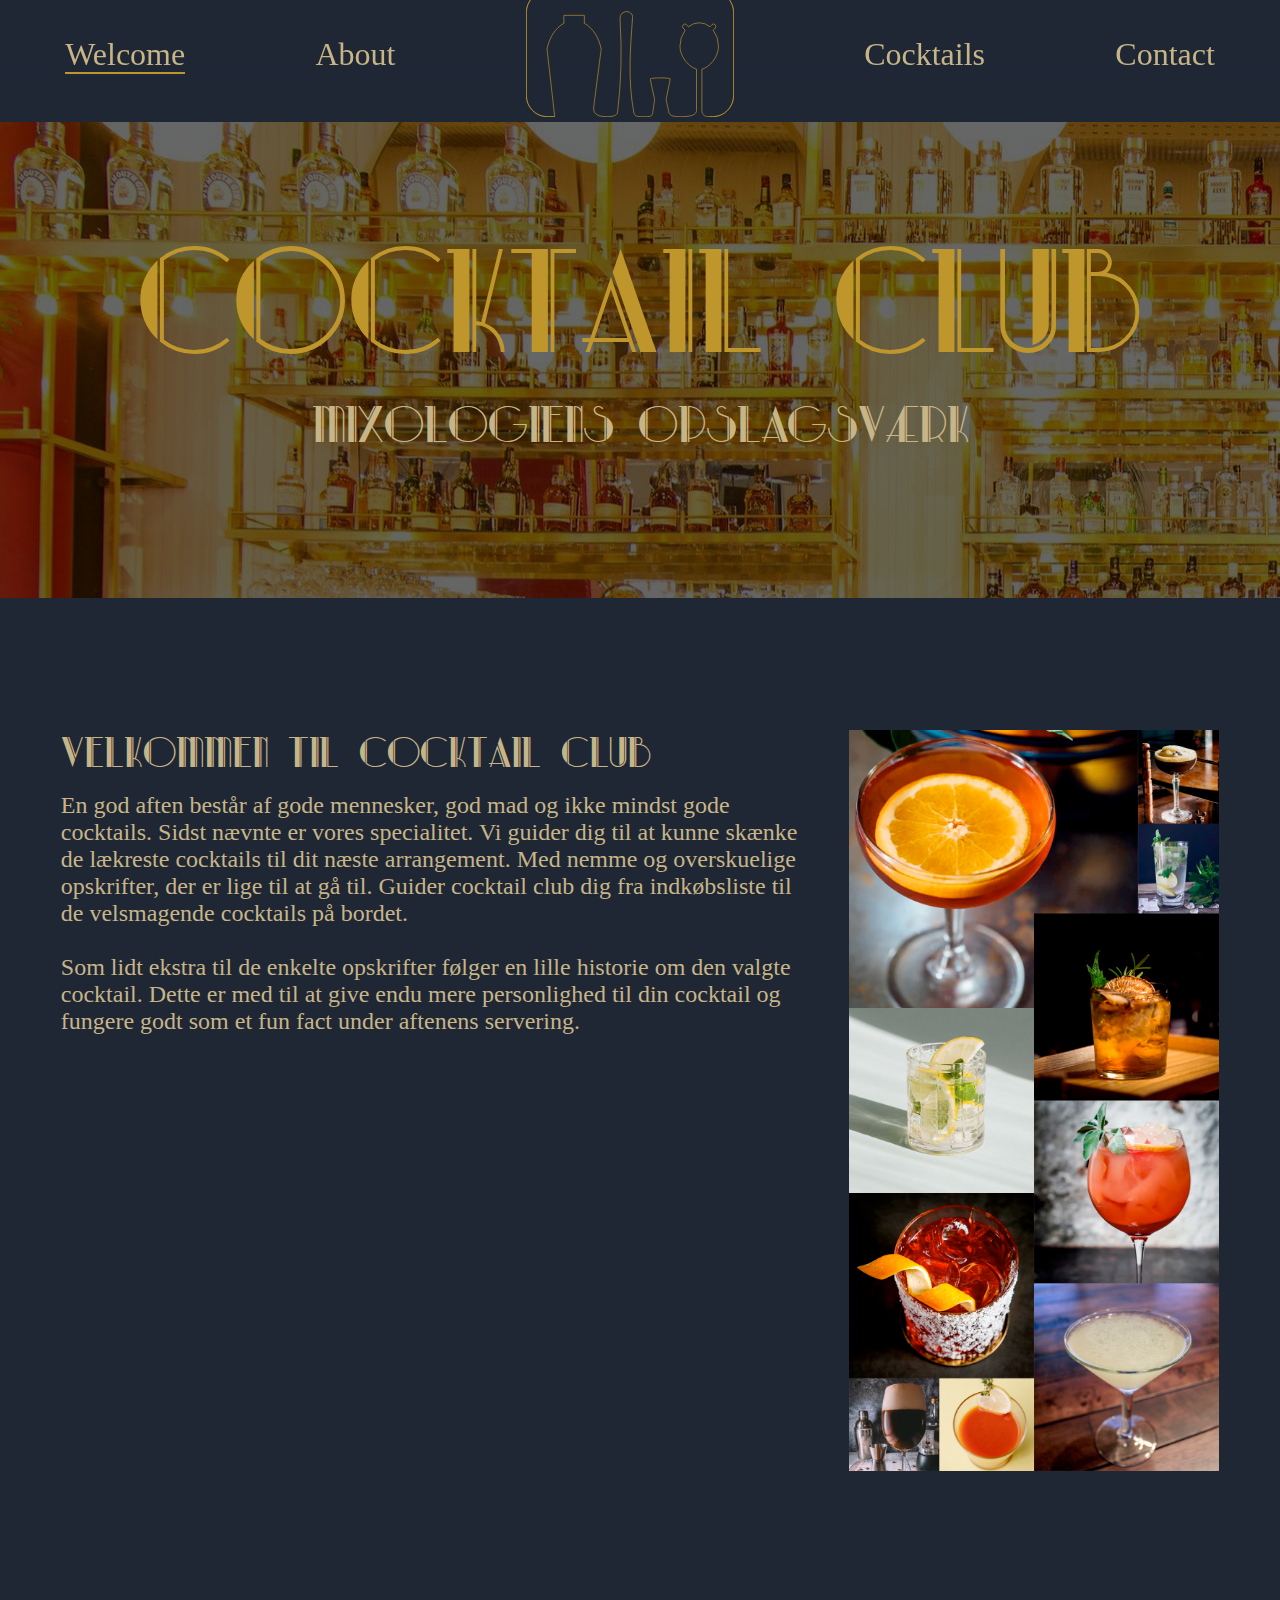
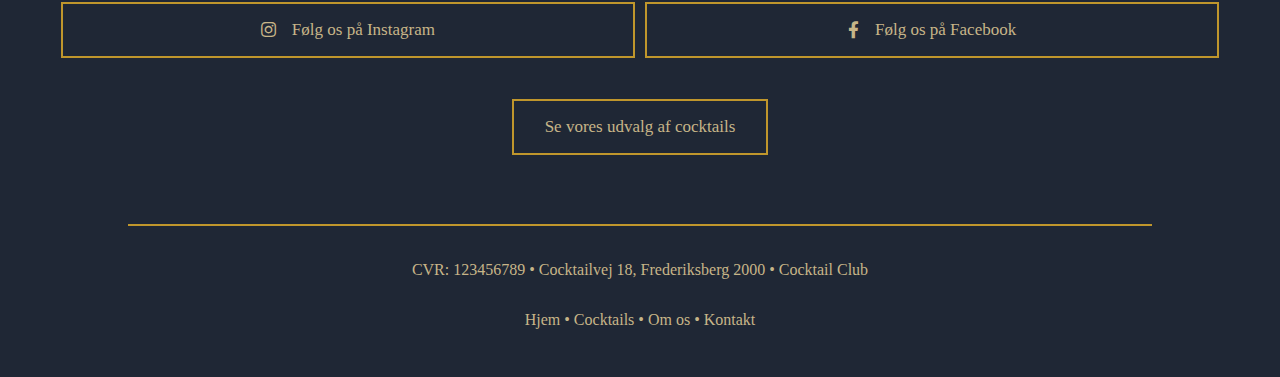
<file: index.html>
<!-- @format -->

<!DOCTYPE html>
<html lang="da">
	<head>
		<meta charset="UTF-8" />
		<meta http-equiv="X-UA-Compatible" content="IE=edge" />
		<meta name="viewport" content="width=device-width, initial-scale=1.0" />

		<!-- Favicon -->
		<link
			rel="apple-touch-icon"
			sizes="180x180"
			href="./favicon_package/apple-touch-icon.png"
		/>
		<link
			rel="icon"
			type="image/png"
			sizes="32x32"
			href="./favicon_package/favicon-32x32.png"
		/>
		<link
			rel="icon"
			type="image/png"
			sizes="16x16"
			href="./favicon_package/favicon-16x16.png"
		/>
		<link rel="manifest" href="./favicon_package/site.webmanifest" />
		<link
			rel="mask-icon"
			href="./favicon_package/safari-pinned-tab.svg"
			color="#5bbad5"
		/>
		<meta name="msapplication-TileColor" content="#da532c" />
		<meta name="theme-color" content="#ffffff" />

		<link
			rel="stylesheet"
			href="https://cdnjs.cloudflare.com/ajax/libs/font-awesome/5.15.4/css/all.min.css"
			integrity="sha512-1ycn6IcaQQ40/MKBW2W4Rhis/DbILU74C1vSrLJxCq57o941Ym01SwNsOMqvEBFlcgUa6xLiPY/NS5R+E6ztJQ=="
			crossorigin="anonymous"
			referrerpolicy="no-referrer"
		/>

		<link rel="stylesheet" href="styles/_common.css" />
		<link rel="stylesheet" href="styles/index.css" />
		<title>Cocktail Club | Home</title>
	</head>
	<body>
		<header>
			<!--Html for vores navigations menu/burgermenu-->
			<div class="background"></div>
			<nav class="navigations_menu">
				<a class="logo_mobile" href="index.html"
					><img class="menu_logo" src="./assets/images/logo.svg" alt="logo"
				/></a>
				<div id="burger_wrapper">
					<div id="menuknap">
						<div class="streg_1"></div>
						<div class="streg_2"></div>
						<div class="streg_3"></div>
					</div>
					<ul class="menu hidden">
						<li><a class="active" href="index.html">Welcome</a></li>
						<li><a href="about.html">About</a></li>
						<li class="logo_desktop">
							<a class="logo" href="index.html"
								><img id="menu_logo" src="./assets/images/logo.svg" alt="logo"
							/></a>
						</li>
						<li><a href="cocktail.html">Cocktails</a></li>
						<li><a href="kontakt.html">Contact</a></li>
					</ul>
				</div>
			</nav>
		</header>
		<main>
			<!--Section som indeholder Hero-->
			<section class="first">
				<div class="bg-img"></div>
				<div class="hero">
					<h1>Cocktail Club</h1>
					<h2>Mixologiens Opslagsværk</h2>
				</div>
			</section>
			<!--Anden section som indeholder Copy og microcopy omkring sitet-->
			<section id="second">
				<div id="velkommen">
					<h3>Velkommen til Cocktail Club</h3>
					<p>
						En god aften består af gode mennesker, god mad og ikke mindst
						gode cocktails. Sidst nævnte er vores specialitet. Vi guider dig til
						at kunne skænke de lækreste cocktails til dit næste arrangement. Med
						nemme og overskuelige opskrifter, der er lige til at gå til. Guider
						cocktail club dig fra indkøbsliste til de velsmagende cocktails på
						bordet.

						<br />
						<br />
						Som lidt ekstra til de enkelte opskrifter følger en lille historie om den
						valgte cocktail. Dette er med til at give endu mere personlighed til
						din cocktail og fungere godt som et fun fact under aftenens
						servering.
					</p>
				</div>

				<img src="./assets/images/kollage.png" alt="" />
			</section>
			<!--Knapper til sociale medier og til filtreingsside-->
			<div id="social_knap">
				<button><i class="fab fa-instagram"></i>Følg os på Instagram</button>
				<button><i class="fab fa-facebook-f"></i>Følg os på Facebook</button>
			</div>
			<div id="cocktail_knap">
				<button onclick="window.location.href='./cocktail.html'">
					Se vores udvalg af cocktails
				</button>
			</div>
		</main>
		<!--Footer med adresse og navigations knapper-->
		<footer>
			<div class="line"></div>
			<p>
				CVR: 123456789 &bull; Cocktailvej 18, Frederiksberg 2000 &bull; Cocktail
				Club
			</p>
			<p>
				<a href="index.html">Hjem</a> &bull;
				<a href="cocktail.html">Cocktails</a> &bull;
				<a href="about.html">Om os</a> &bull; <a href="kontakt.html">Kontakt</a>
			</p>
		</footer>

		<script src="js/burger.js"></script>
	</body>
</html>
</file>
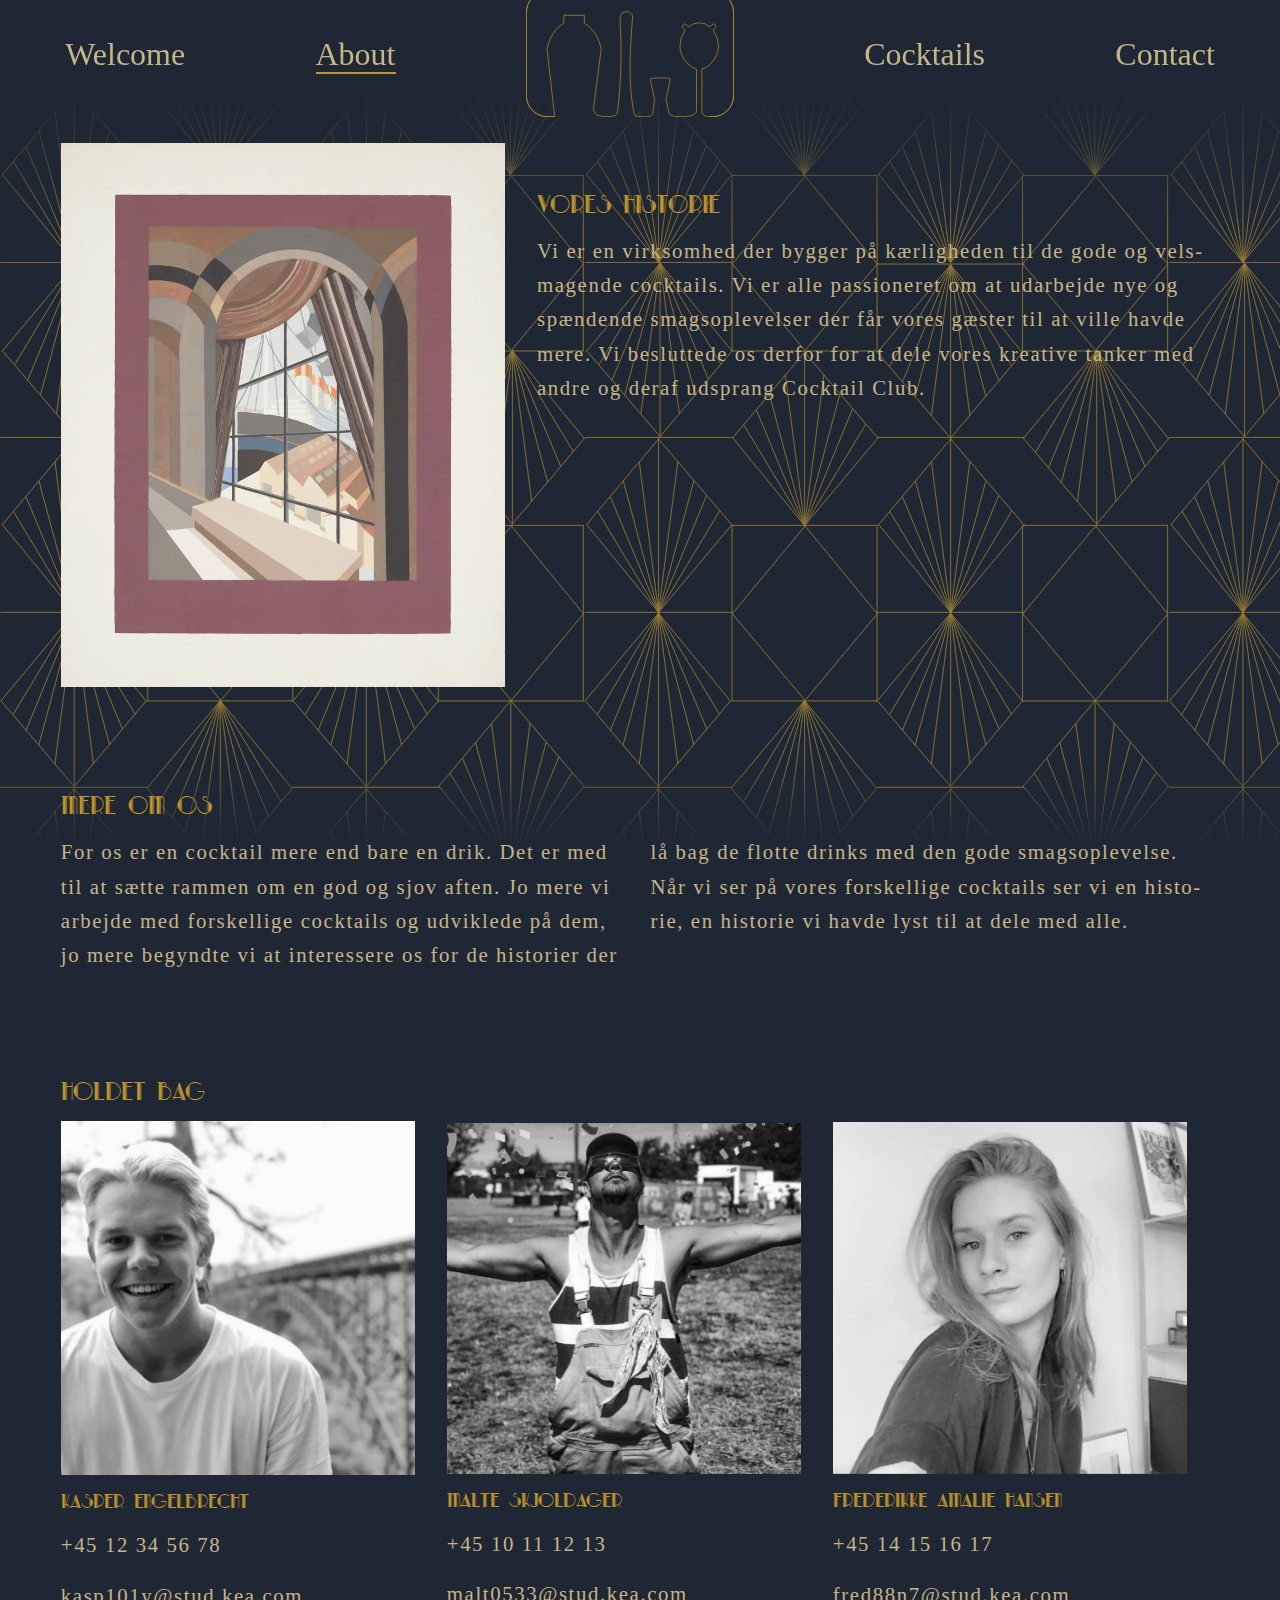
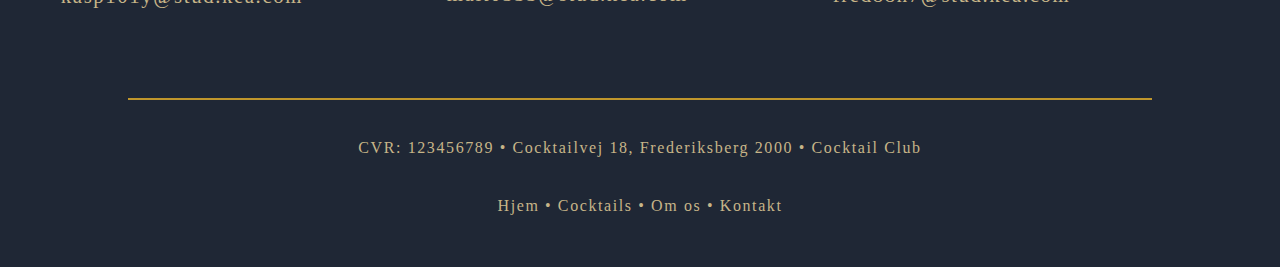
<file: about.html>
<!-- @format -->

<!DOCTYPE html>
<html lang="da">
	<head>
		<meta charset="UTF-8" />
		<meta http-equiv="X-UA-Compatible" content="IE=edge" />
		<meta name="viewport" content="width=device-width, initial-scale=1.0" />

		<!-- Favicon -->
		<link
			rel="apple-touch-icon"
			sizes="180x180"
			href="./favicon_package/apple-touch-icon.png"
		/>
		<link
			rel="icon"
			type="image/png"
			sizes="32x32"
			href="./favicon_package/favicon-32x32.png"
		/>
		<link
			rel="icon"
			type="image/png"
			sizes="16x16"
			href="./favicon_package/favicon-16x16.png"
		/>
		<link rel="manifest" href="./favicon_package/site.webmanifest" />
		<link
			rel="mask-icon"
			href="./favicon_package/safari-pinned-tab.svg"
			color="#5bbad5"
		/>
		<meta name="msapplication-TileColor" content="#da532c" />
		<meta name="theme-color" content="#ffffff" />

		<link rel="stylesheet" href="styles/about.css" />
		<link rel="stylesheet" href="styles/_common.css" />
		<title>Cocktail Club | About</title>
	</head>
	<body>
		<div class="background"></div>
		<header>
			<!--Html for vores navigations menu/burgermenu-->
			<div class="background"></div>
			<nav class="navigations_menu">
				<a class="logo_mobile" href="index.html"
					><img class="menu_logo" src="./assets/images/logo.svg" alt="logo"
				/></a>
				<div id="burger_wrapper">
					<div id="menuknap">
						<div class="streg_1"></div>
						<div class="streg_2"></div>
						<div class="streg_3"></div>
					</div>
					<ul class="menu hidden">
						<li><a href="index.html">Welcome</a></li>
						<li><a class="active" href="about.html">About</a></li>
						<li class="logo_desktop">
							<a class="logo" href="index.html"
								><img id="menu_logo" src="./assets/images/logo.svg" alt="logo"
							/></a>
						</li>
						<li><a href="cocktail.html">Cocktails</a></li>
						<li><a href="kontakt.html">Contact</a></li>
					</ul>
				</div>
			</nav>
		</header>
		<main>
			<!--Section som forklarer vores historie-->
			<section>
				<img src="assets/images/om_os_billede.jpg" alt="Aperols Spritz" />
				<div>
					<h2>Vores Historie</h2>
					<p>
						Vi er en virksomhed der bygger på kærligheden til de gode og
						velsmagende cocktails. Vi er alle passioneret om at udarbejde
						nye og spændende smagsoplevelser der får vores gæster til at ville 
						havde mere. Vi besluttede os derfor for at dele vores kreative 
						tanker med andre og deraf udsprang Cocktail Club.
					</p>
				</div>
			</section>
			<section>
				<!--Section som forklarer formålet og hvorfor-->
				<div>
					<h2>Mere om os</h2>
					<p>
						For os er en cocktail mere end bare en drik. Det er med til at
						sætte rammen om en god og sjov aften. Jo mere vi arbejde med
						forskellige cocktails og udviklede på dem, jo mere begyndte vi at
						interessere os for de historier der lå bag de flotte drinks med den
						gode smagsoplevelse. Når vi ser på vores forskellige cocktails ser
						vi en historie, en historie vi havde lyst til at dele med alle.
					</p>
				</div>
			</section>
			<section>
				<!--Section med portrætter af os samt kontakt info-->
				<h2>Holdet bag</h2>
				<div>
					<div>
						<img src="assets/images/kasper.png" alt="" />
						<div>
							<h3>Kasper Engelbrecht</h3>
							<p>+45 12 34 56 78</p>
							<p>kasp101y@stud.kea.com</p>
						</div>
					</div>
					<div>
						<img src="assets/images/malte.png" alt="" />
						<div>
							<h3>Malte Skjoldager</h3>
							<p>+45 10 11 12 13</p>
							<p>malt0533@stud.kea.com</p>
						</div>
					</div>
					<div>
						<img src="assets/images/frederikke.png" alt="" />
						<div>
							<h3>Frederikke Amalie Hansen</h3>
							<p>+45 14 15 16 17</p>
							<p>fred88n7@stud.kea.com</p>
						</div>
					</div>
				</div>
			</section>
		</main>
		<footer>
			<div class="line"></div>
			<p>
				CVR: 123456789 &bull; Cocktailvej 18, Frederiksberg 2000 &bull; Cocktail
				Club
			</p>
			<p>
				<a href="index.html">Hjem</a> &bull;
				<a href="cocktail.html">Cocktails</a> &bull;
				<a href="about.html">Om os</a> &bull; <a href="kontakt.html">Kontakt</a>
			</p>
		</footer>
		<script src="./js/app.js"></script>
		<script src="./js/burger.js"></script>
	</body>
</html>
</file>
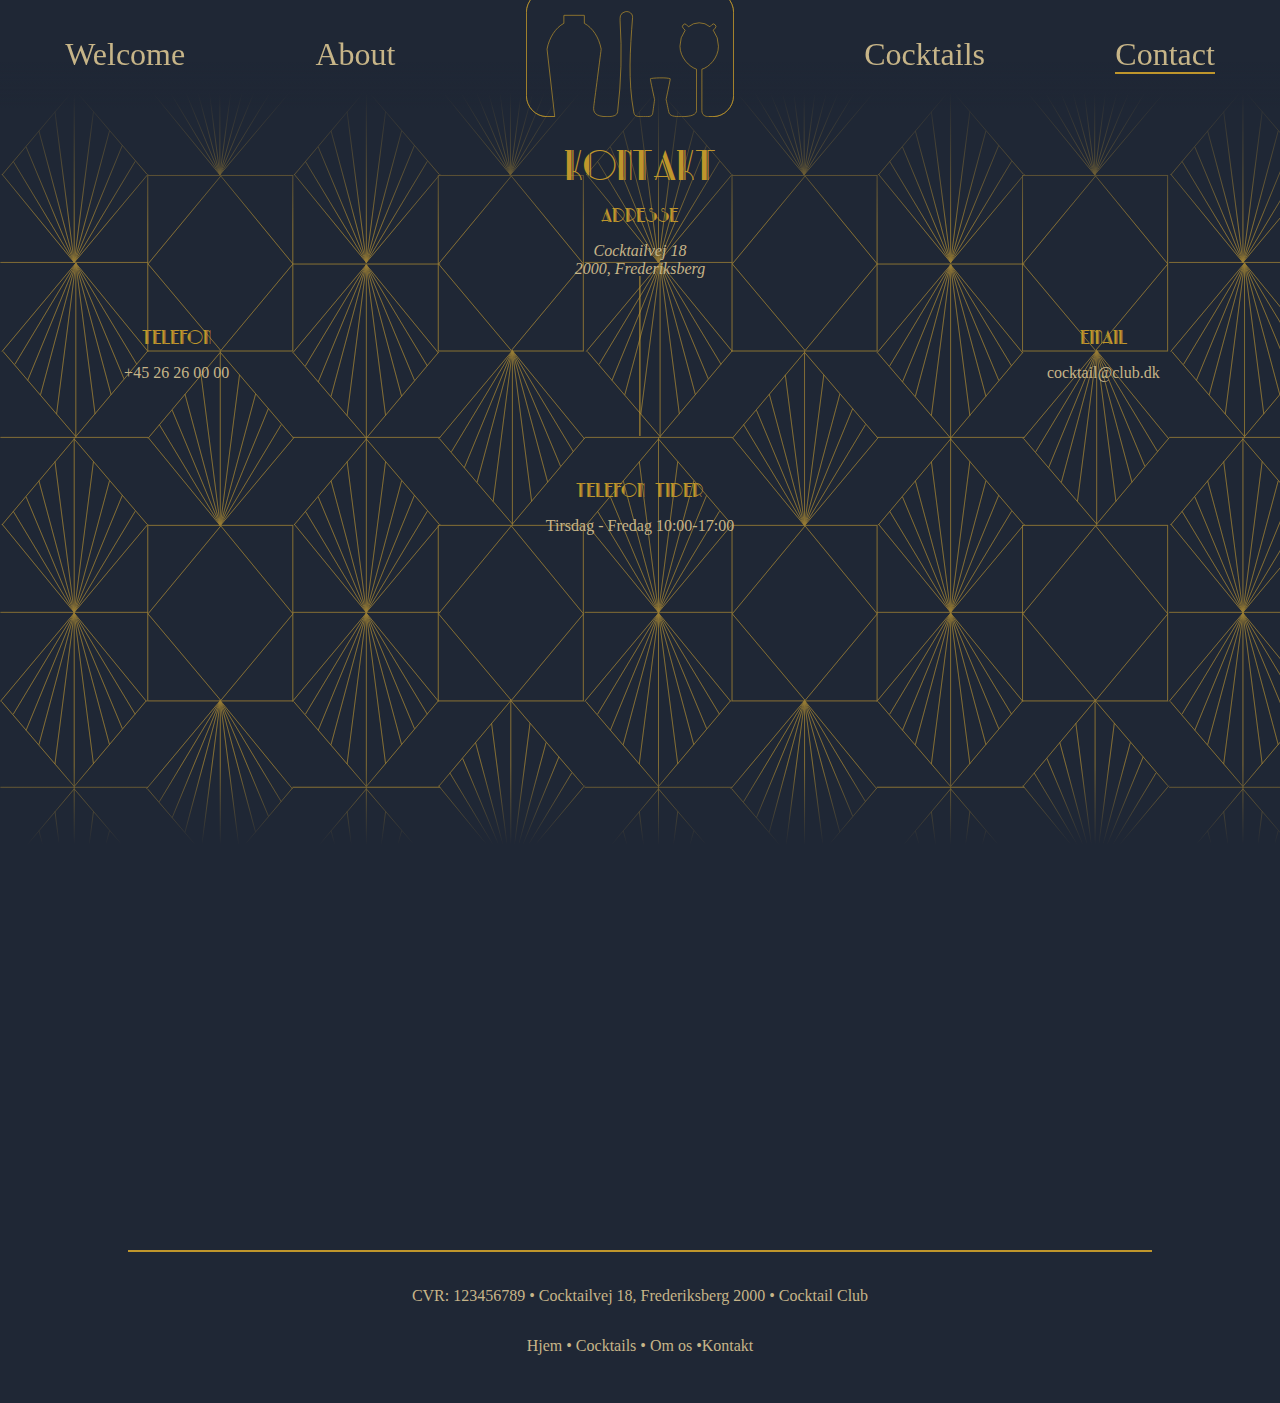
<file: kontakt.html>
<!-- @format -->

<!DOCTYPE html>
<html lang="da">
	<head>
		<meta charset="UTF-8" />
		<meta http-equiv="X-UA-Compatible" content="IE=edge" />
		<meta name="viewport" content="width=device-width, initial-scale=1.0" />
		<!-- Favicon -->
		<link
			rel="apple-touch-icon"
			sizes="180x180"
			href="./favicon_package/apple-touch-icon.png"
		/>
		<link
			rel="icon"
			type="image/png"
			sizes="32x32"
			href="./favicon_package/favicon-32x32.png"
		/>
		<link
			rel="icon"
			type="image/png"
			sizes="16x16"
			href="./favicon_package/favicon-16x16.png"
		/>
		<link rel="manifest" href="./favicon_package/site.webmanifest" />
		<link
			rel="mask-icon"
			href="./favicon_package/safari-pinned-tab.svg"
			color="#5bbad5"
		/>
		<meta name="msapplication-TileColor" content="#da532c" />
		<meta name="theme-color" content="#ffffff" />

		<link rel="stylesheet" href="styles/kontakt.css" />
		<link rel="stylesheet" href="styles/_common.css" />
		<title>Cocktail Club | Kontakt</title>
	</head>
	<body>
		<div class="background"></div>
		<header>
			<!--Html for vores navigations menu/burgermenu-->
			<div class="background"></div>
			<nav class="navigations_menu">
				<a class="logo_mobile" href="index.html"
					><img class="menu_logo" src="./assets/images/logo.svg" alt="logo"
				/></a>
				<div id="burger_wrapper">
					<div id="menuknap">
						<div class="streg_1"></div>
						<div class="streg_2"></div>
						<div class="streg_3"></div>
					</div>
					<ul class="menu hidden">
						<li><a href="index.html">Welcome</a></li>
						<li><a href="about.html">About</a></li>
						<li class="logo_desktop">
							<a class="logo" href="index.html"
								><img id="menu_logo" src="./assets/images/logo.svg" alt="logo"
							/></a>
						</li>
						<li><a href="cocktail.html">Cocktails</a></li>
						<li><a class="active" href="kontakt.html">Contact</a></li>
					</ul>
				</div>
			</nav>
		</header>
		<main>
			<section>
				<h2>Kontakt</h2>
				<div class="adresse">
					<h3>Adresse</h3>
					<address>
						<span>Cocktailvej 18</span>
						<span>2000, Frederiksberg</span>
					</address>
				</div>
				<div class="telefon">
					<h3>Telefon</h3>
					<span>+45 26 26 00 00</span>
				</div>
				<div class="email">
					<h3>Email</h3>
					<span>cocktail@club.dk</span>
				</div>
				<div class="telefon_tider">
					<h3>Telefon Tider</h3>
					<span>Tirsdag - Fredag 10:00-17:00</span>
				</div>
			</section>
			<iframe
				class="maps"
				src="https://www.google.com/maps/embed?pb=!1m18!1m12!1m3!1d2248.8493719720173!2d12.552511016435695!3d55.69160650417681!2m3!1f0!2f0!3f0!3m2!1i1024!2i768!4f13.1!3m3!1m2!1s0x465253abae55267d%3A0x7f06e00bd751130a!2sKEA%20K%C3%B8benhavns%20Erhvervsakademi%20-%20Main%20Campus!5e0!3m2!1sda!2sdk!4v1631520937678!5m2!1sda!2sdk"
				width="600"
				height="450"
				style="border: 0"
				allowfullscreen=""
				loading="lazy"
			></iframe>
		</main>
		<footer>
			<div class="line"></div>
			<p>
				CVR: 123456789 &bull; Cocktailvej 18, Frederiksberg 2000 &bull; Cocktail
				Club
			</p>
			<p>
				<a href="index.html">Hjem</a> &bull;
				<a href="cocktail.html">Cocktails</a> &bull;
				<a href="about.html">Om os</a> &bull;<a href="kontakt.html">Kontakt</a>
			</p>
		</footer>
		<script src="./js/burger.js"></script>
	</body>
</html>
</file>
<file: styles/_common.css>
/** @format */
/*------------------- VARIABLER -------------------*/
* {
	--heading-color: #bf962c;
	--text-color: #c7b588;
	--main-color: #1f2735;
	--hover-color: #ffd0bc;
}

/*------------------- MENU -------------------*/

/*------------------- MAIN -------------------*/
@font-face {
	font-family: parklane;
	src: url(../assets/fonts/parklanenf-webfont.woff2);
}

* {
	box-sizing: border-box;
	margin: 0;
	padding: 0;

	text-decoration: none;
	list-style: none;
	text-decoration: none;
}

body {
	background: var(--main-color);
	color: var(--text-color);
	overflow-x: hidden;
}

main,
footer {
	display: grid;
	grid-template-columns:
		minmax(1rem, 1fr)
		minmax(auto, 1200px)
		minmax(1rem, 1fr);
}

main > *,
footer {
	grid-column: 2;
	padding: 1.3rem;
}

img,
video {
	display: block;
	width: 100%;
	height: auto;
	margin-bottom: 1rem;
}

h1,
h2,
h3,
h4,
h5,
h6 {
	color: var(--heading-color);
	font-family: "parklane", sans-serif;
	font-weight: 100;
	margin-bottom: 1rem;
}

h2 {
}
h3 {
}

p {
	margin-bottom: 1rem;
}
li,
a,
p {
	font-weight: 100;
	font-family: "Songti TC", serif;
}

a {
	color: var(--text-color);
}

button {
	color: var(--text-color);
	font-family: "Songti TC", serif;
}

/*------------------- MØNSTER BACKGROUND -------------------*/

.background {
	background-image: url("../assets/images/bg.svg");

	width: 100vw;
	height: 100vh;
	position: absolute;
	top: 0;
	left: 0;
	opacity: 0.4;

	z-index: -10;
}

.background::before {
	content: "";
	background: linear-gradient(
		0deg,
		rgba(0, 0, 0, 0) 0,
		rgba(31, 39, 53, 1) 60%
	);
	position: absolute;
	top: 0;
	left: 0;
	width: 100vw;
	height: 25vh;
}
.background::after {
	content: "";
	background: linear-gradient(
		180deg,
		rgba(0, 0, 0, 0) 0%,
		rgba(31, 39, 53, 1) 60%
	);
	position: absolute;
	bottom: 0;
	left: 0;
	width: 100vw;
	height: 15vh;
}

/*------------------- FOOTER -------------------*/
footer {
	position: relative;
	display: grid;
	margin-top: 3rem;
	padding-bottom: 2rem;

	display: flex;
	justify-content: center;
	align-items: center;
	flex-direction: column;
}

footer::before {
	content: "";
	position: absolute;
	top: 0;
	left: 50%;
	transform: translateX(-50%);
	width: 80%;
	height: 2px;
	background: var(--heading-color);
}

footer p,
footer a {
	text-align: center;
	margin-top: 1rem;
	font-size: 1rem;
}

/******* Menu *********/

.active {
	border-bottom: 2px solid var(--heading-color);
}

.navigations_menu {
	display: flex;
	justify-content: space-between;
	align-items: center;
}

#burger_wrapper {
	height: 2rem;
	margin-right: 0.5rem;

	cursor: pointer;
}

#menuknap {
	position: relative;
	z-index: 101;
	width: 100%;
	height: auto;
}

.streg_1,
.streg_2,
.streg_3 {
	height: 2px;
	width: 3rem;
	border-radius: 999px;

	background: var(--heading-color);
	transition: transform 250ms;
	transform-origin: bottom;
	z-index: 101;
}
.streg_1 {
	transform: translateY(-0.5rem);
}

.streg_3 {
	transform: translateY(0.5rem);
}

#menuknap.kryds .streg_1 {
	transform: rotate(45deg) translateY(calc(50% + (2px / 2)));
}
#menuknap.kryds .streg_2 {
	transform: translateY(-500%);
	opacity: 0;
}
#menuknap.kryds .streg_3 {
	transform: rotate(-45deg) translateY(calc(50% - (2px / 2)));
}

.menu_logo {
	width: 25vw;
	margin: 1rem 0 2rem 2rem;
}

.menu {
	position: absolute;
	top: 0;
	left: 0;
	width: 100vw;
	height: 100vh;

	display: flex;
	flex-direction: column;
	justify-content: center;
	align-items: flex-start;

	background: var(--main-color);

	z-index: 100;
	transition: 250ms;
}

.menu li {
	font-size: 5rem;
	margin-left: 4rem;
}
.logo_desktop {
	display: none;
}
.menu.hidden {
	transition: 250ms;
	transform: translateY(-100%);
}

/******* DESKTOP / Media querries *********/
@media (min-width: 600px) {
	p {
		font-size: 1.3rem;
	}
	button {
		transition: 0.3s;
	}

	button:hover {
		background-color: var(--hover-color);
		color: var(--main-color);
	}

	/******* Menu - Media querries *********/

	main {
		margin-top: 10vh;
	}

	#menuknap {
		display: none;
	}

	#menu_logo {
		margin: 0;
		position: static;
		max-width: 13rem;
		height: auto;
	}

	.menu {
		position: fixed;
		top: 0;
		opacity: 1;
		display: flex;
		align-items: center;
		justify-content: space-around;
		flex-direction: row;

		height: 12vh;

		margin: 0;
		padding-bottom: 0;

		background: rgb(255, 255, 255);
		background: rgb(0, 0, 0);
		background: linear-gradient(
			0deg,
			rgba(0, 0, 0, 0) 0%,
			rgba(31, 39, 53, 0.4948354341736695) 13%,
			rgba(31, 39, 53, 0.6124824929971988) 18%,
			rgba(31, 39, 53, 0.8673844537815126) 26%,
			rgba(31, 39, 53, 1) 43%
		);

		cursor: initial;
		z-index: 20;
	}

	.menu li {
		margin: 0;
		font-size: 2rem;
		z-index: 110;
		cursor: pointer;
	}

	/* Nulstille .hidden classen */
	.menu.hidden {
		transition: none;
		transform: translateY(0);
	}

	.logo_desktop {
		display: block;
	}
	.logo_mobile {
		display: none;
	}

	#second {
		display: grid;
		grid-template-columns: 2fr 1fr;
	}

	#velkommen {
		grid-column-end: 2fr;
	}

	footer p a,
	.menu a {
		transition: 250ms;
	}

	footer p a:hover,
	.menu a:hover {
		color: var(--hover-color);
		border-bottom: 2px solid var(--hover-color);
	}
}
</file>
<file: styles/index.css>
/** @format */

.background {
	display: none;
}
body {
	background-color: var(--main-color);
}

h2,
h3,
p {
	color: var(--text-color);
}

h1 {
	font-size: clamp(4rem, 1.4286rem + 9vw, 9rem);
	/* background-image: url(../assets/images/bg.svg); */
	background-size: cover;
	background-repeat: no-repeat;
	text-align: center;
	font-family: parklane;
	color: var(--heading-color);
}
h2 {
	text-align: center;
	font-size: clamp(1rem, 0.1429rem + 3.8095vw, 3rem);
}

h3 {
	font-size: clamp(1.2rem, 0.6429rem + 2.4762vw, 2.5rem);
}

p {
	font-size: clamp(1rem, 0.5714rem + 1.5048vw, 1.5rem);
}

section {
	margin-bottom: 2vw;
}

main {
	position: relative;
}

.bg-img {
	background-image: url("../assets/images/bar.jpg");
	width: 100vw;
	height: 100%;
	position: absolute;
	top: 0;
	left: 0;
	z-index: -1;

	grid-row: 1/2;

	filter: brightness(0.4);
}

/******* Knapper *********/

button {
	background-color: var(--main-color);
	border: 2px solid var(--heading-color);
	display: block;
	cursor: pointer;
	color: var(--text-color);
	font-size: 17px;
	padding: 16px 31px;
	text-decoration: none;
}

#social_knap {
	margin-top: 3rem;
	display: grid;
	grid-template-columns: 1fr 1fr;
	gap: 10px;
}

#cocktail_knap {
	display: flex;
	justify-content: center;
	align-items: center;
}
#social_knap button {
	display: flex;
	justify-content: center;
	align-items: center;
}
#social_knap button i {
	margin-right: 1rem;
}

/******* DESKTOP / Media querries *********/
@media (min-width: 600px) {
	/******* Menu - Media querries *********/
	.first {
		height: 50vh;
		display: grid;
		place-content: center;
	}
	#second {
		margin-top: 7rem;
		display: grid;
		grid-template-columns: 2fr 1fr;
		column-gap: 3rem;
	}

	#velkommen {
		grid-column-end: 2fr;
	}
	#velkommen img {
		grid-column: 2/3;
	}
}
</file>
<file: styles/about.css>
/** @format */

h2 {
  margin-top: 3rem;
}
p {
  line-height: 1.65;
  letter-spacing: 0.1rem;
}

/*Media querry for at ændre layout til desktop*/
@media only screen and (min-width: 600px) {
  /*Grid der bestemmer hvor indholdet skal befinde sig på siden*/
  section {
    display: grid;
    grid-template-columns: repeat(10, 1fr);
    column-gap: 2rem;
    hyphens: auto;
  }
  section img {
    grid-column: 1/5;
  }
  section:first-child > div {
    grid-column: 5/-1;
  }
  section:nth-child(2) > div {
    grid-column: 1/-1;
  }
  section:nth-child(2) p {
    column-count: 2;
  }
  section:last-child {
    display: flex;
    flex-direction: column;
    align-items: flex-start;
    justify-content: center;
  }
  section:last-child > div {
    display: flex;
    align-items: center;
    justify-content: center;

    column-gap: 2rem;
  }
}
</file>
<file: styles/kontakt.css>
/** @format */

section {
	width: 100%;
	height: 80vh;
	display: flex;
	flex-direction: column;
	justify-content: space-evenly;
	align-items: center;
}

section div,
address {
	display: flex;
	flex-direction: column;
	justify-content: space-evenly;
	align-items: center;
}

.maps {
	width: 100%;
}

/******* DESKTOP / Media querries *********/
@media (min-width: 600px) {
	section {
		position: relative;
		display: grid;
		grid-template-columns: repeat(5, 1fr);
		grid-template-rows: repeat(11, 1fr);
		height: 70vh;
	}
	section::after {
		position: absolute;
		top: 37.2%;
		left: 50%;
		transform: translate(-50%, -50%);
		content: "";
		width: 1.2px;
		height: 10rem;
		background: var(--heading-color);
	}
	section h2 {
		font-size: 2.5rem;
		grid-area: 1/3/2/4;
		place-self: center;
	}
	.adresse {
		grid-area: 2/3/3/4;
	}
	.telefon {
		grid-area: 4/1/5/2;
	}
	.email {
		grid-area: 4/5/5/6;
	}
	.telefon_tider {
		grid-area: 7/3/8/4;
	}
}
</file>
